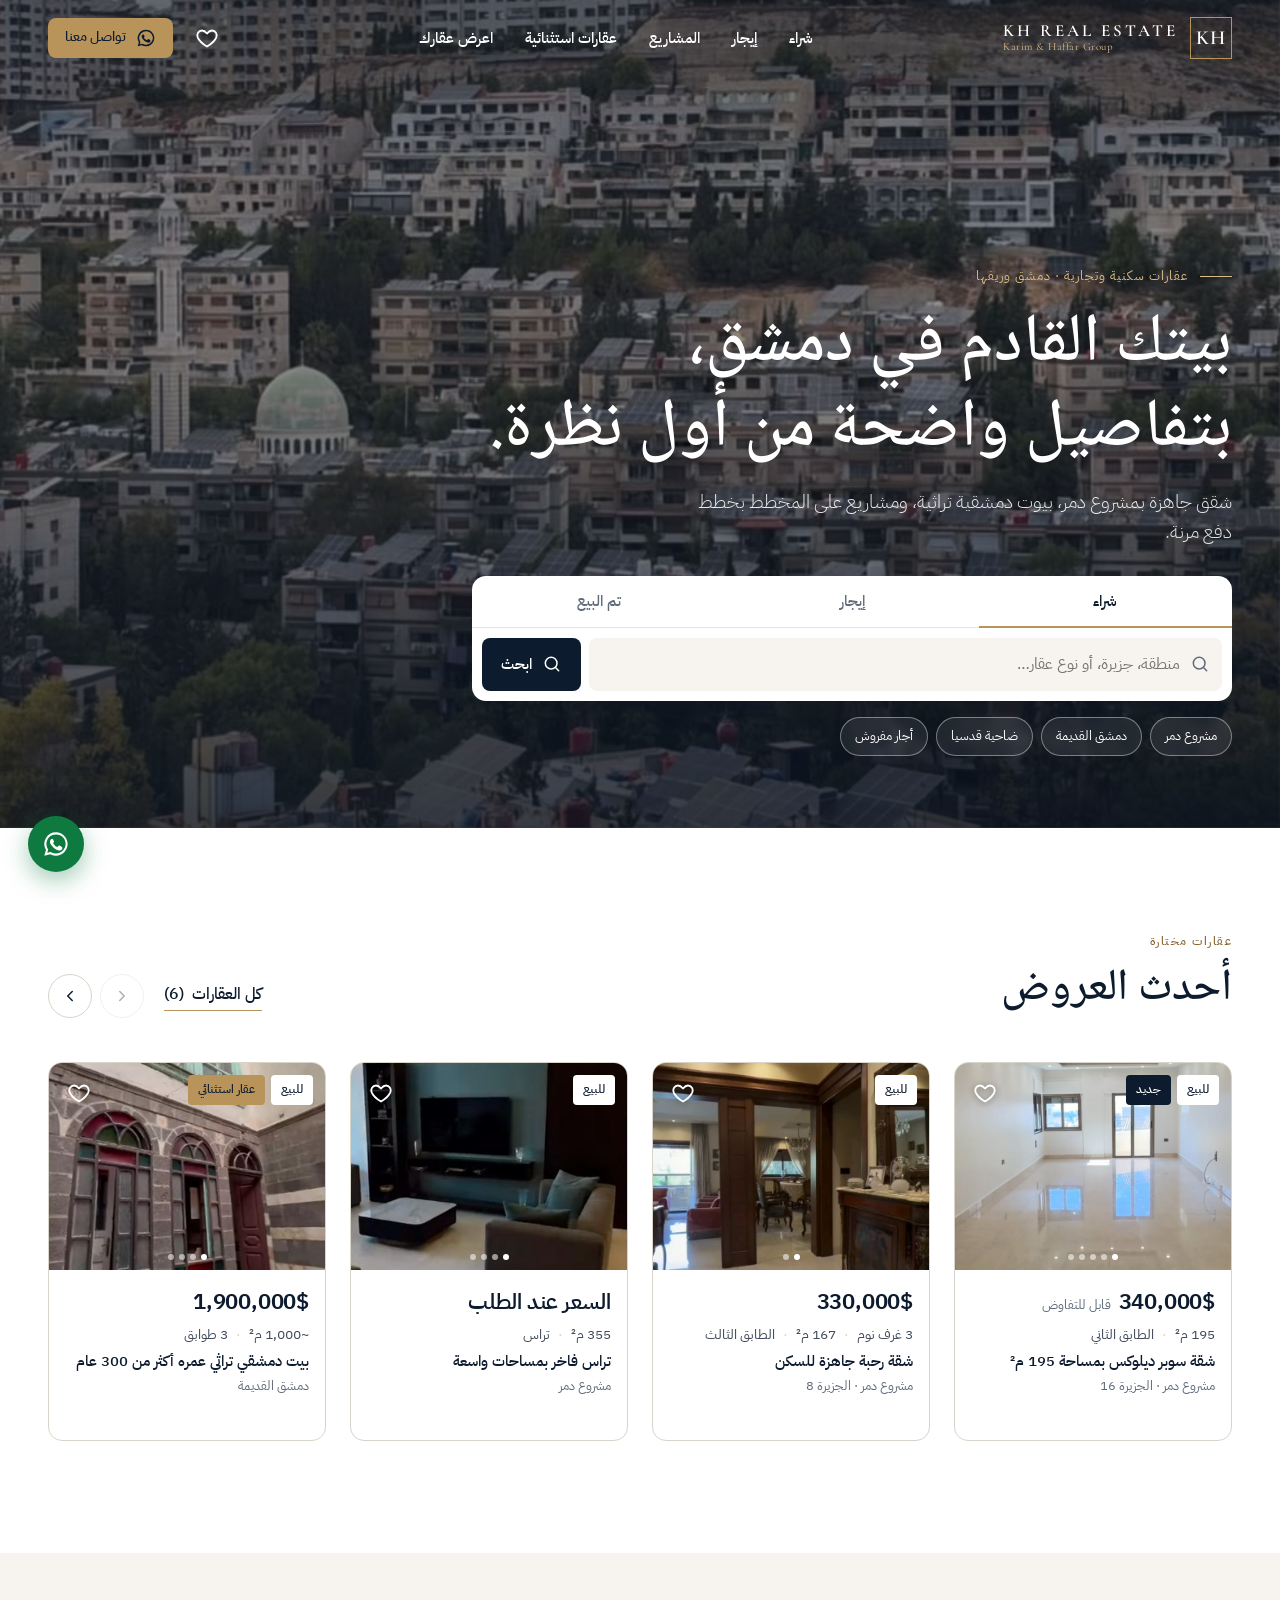
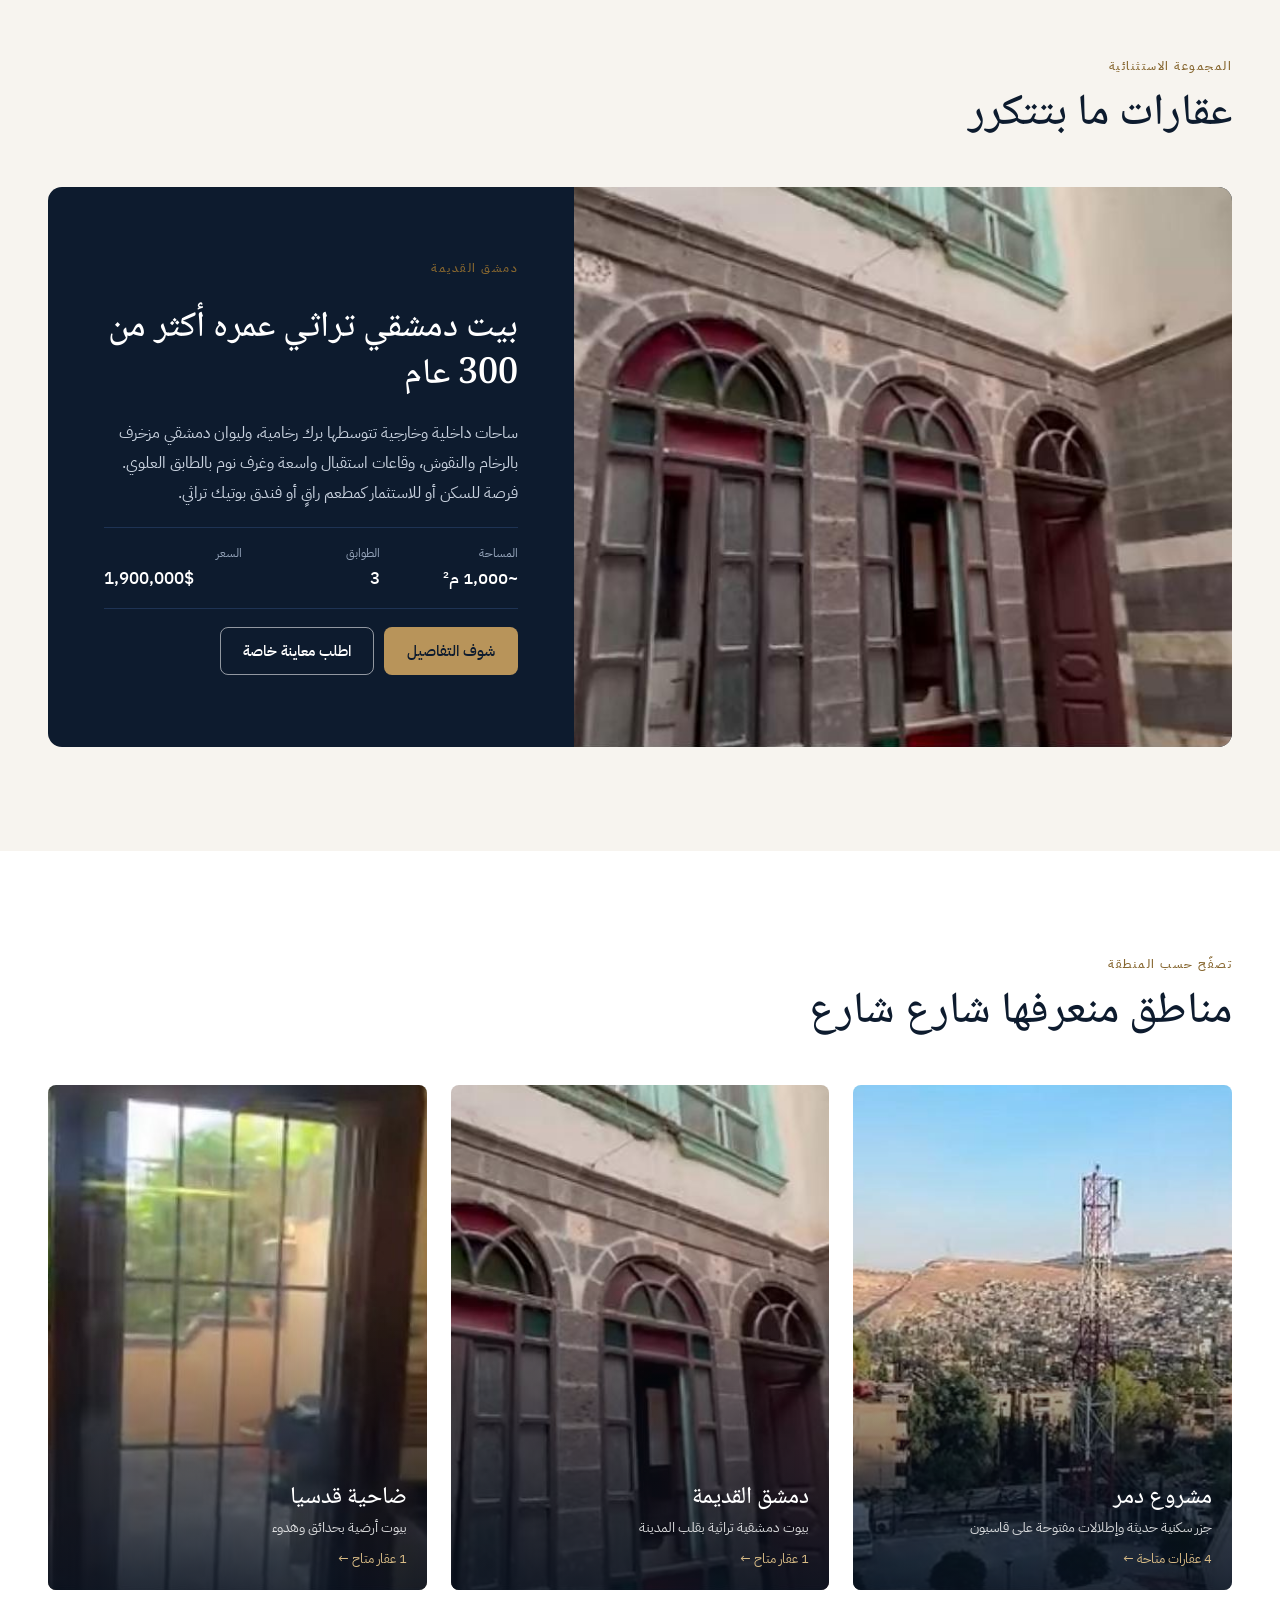
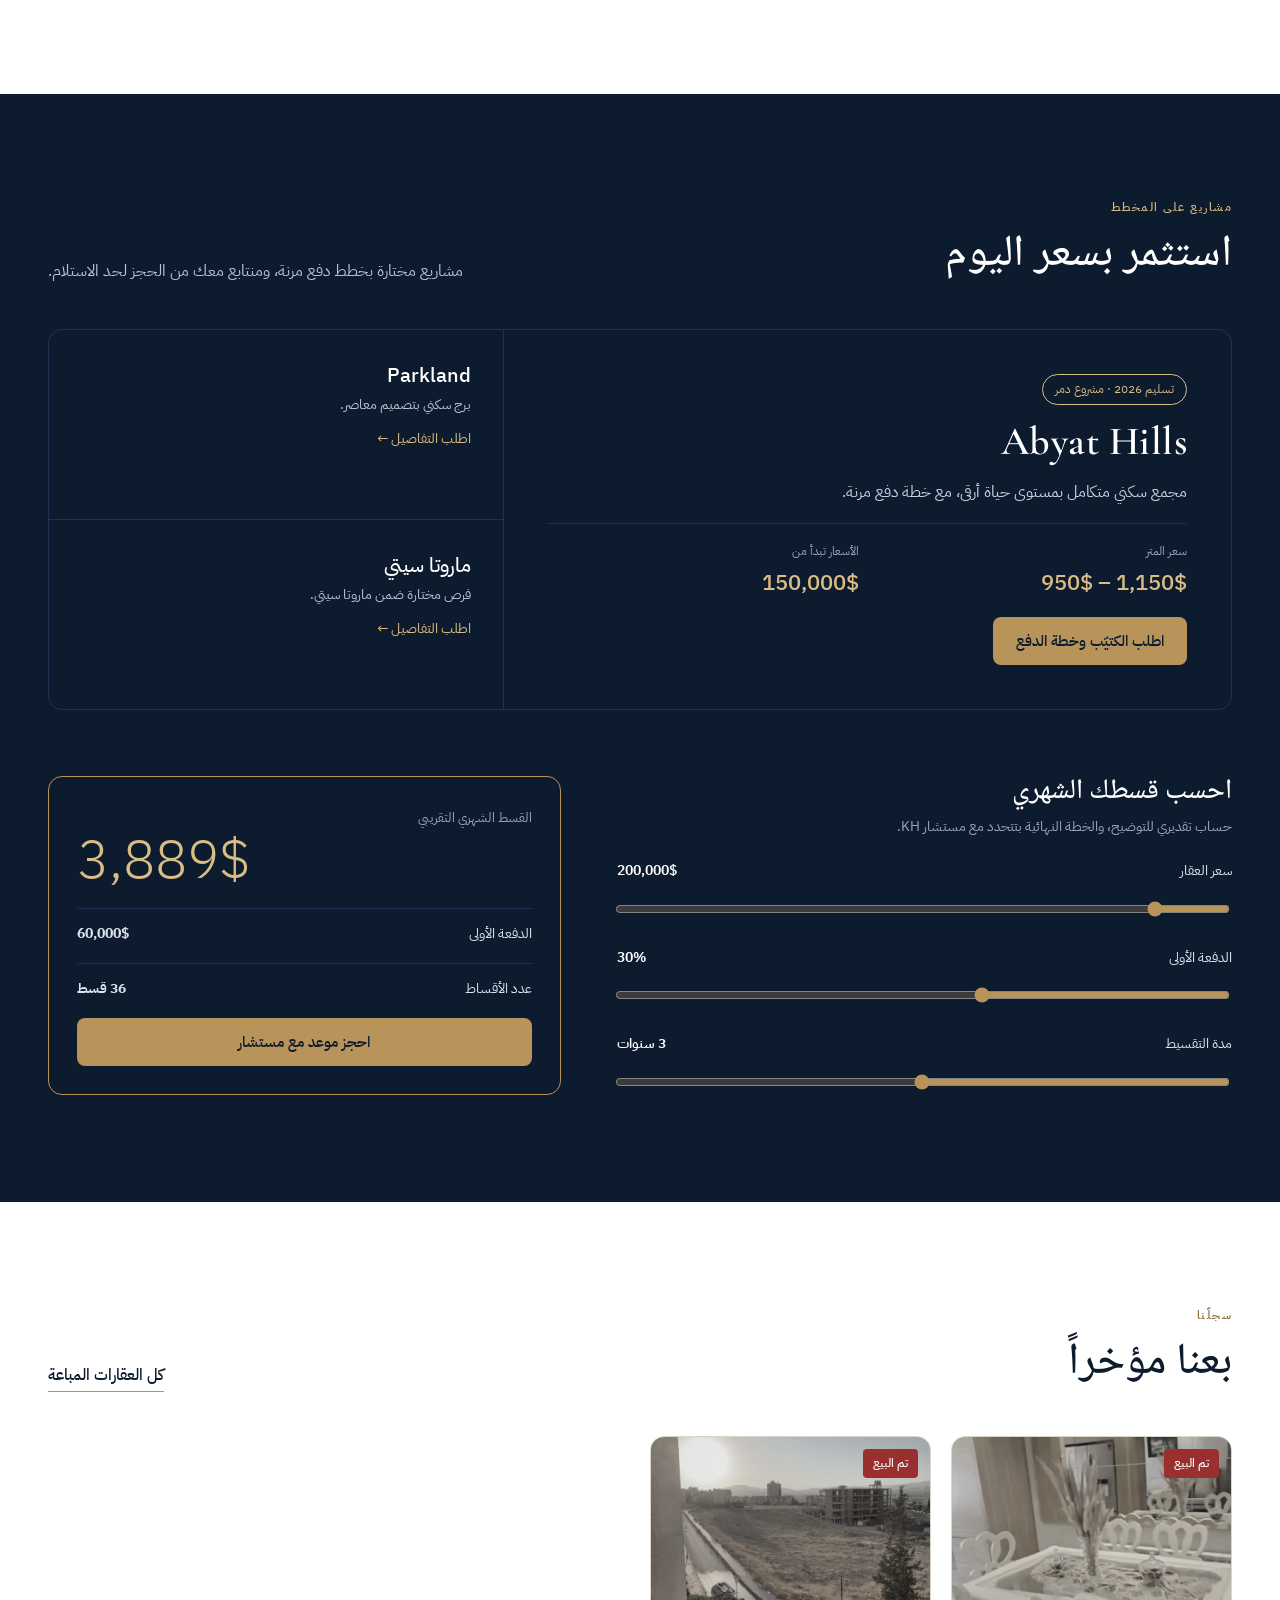
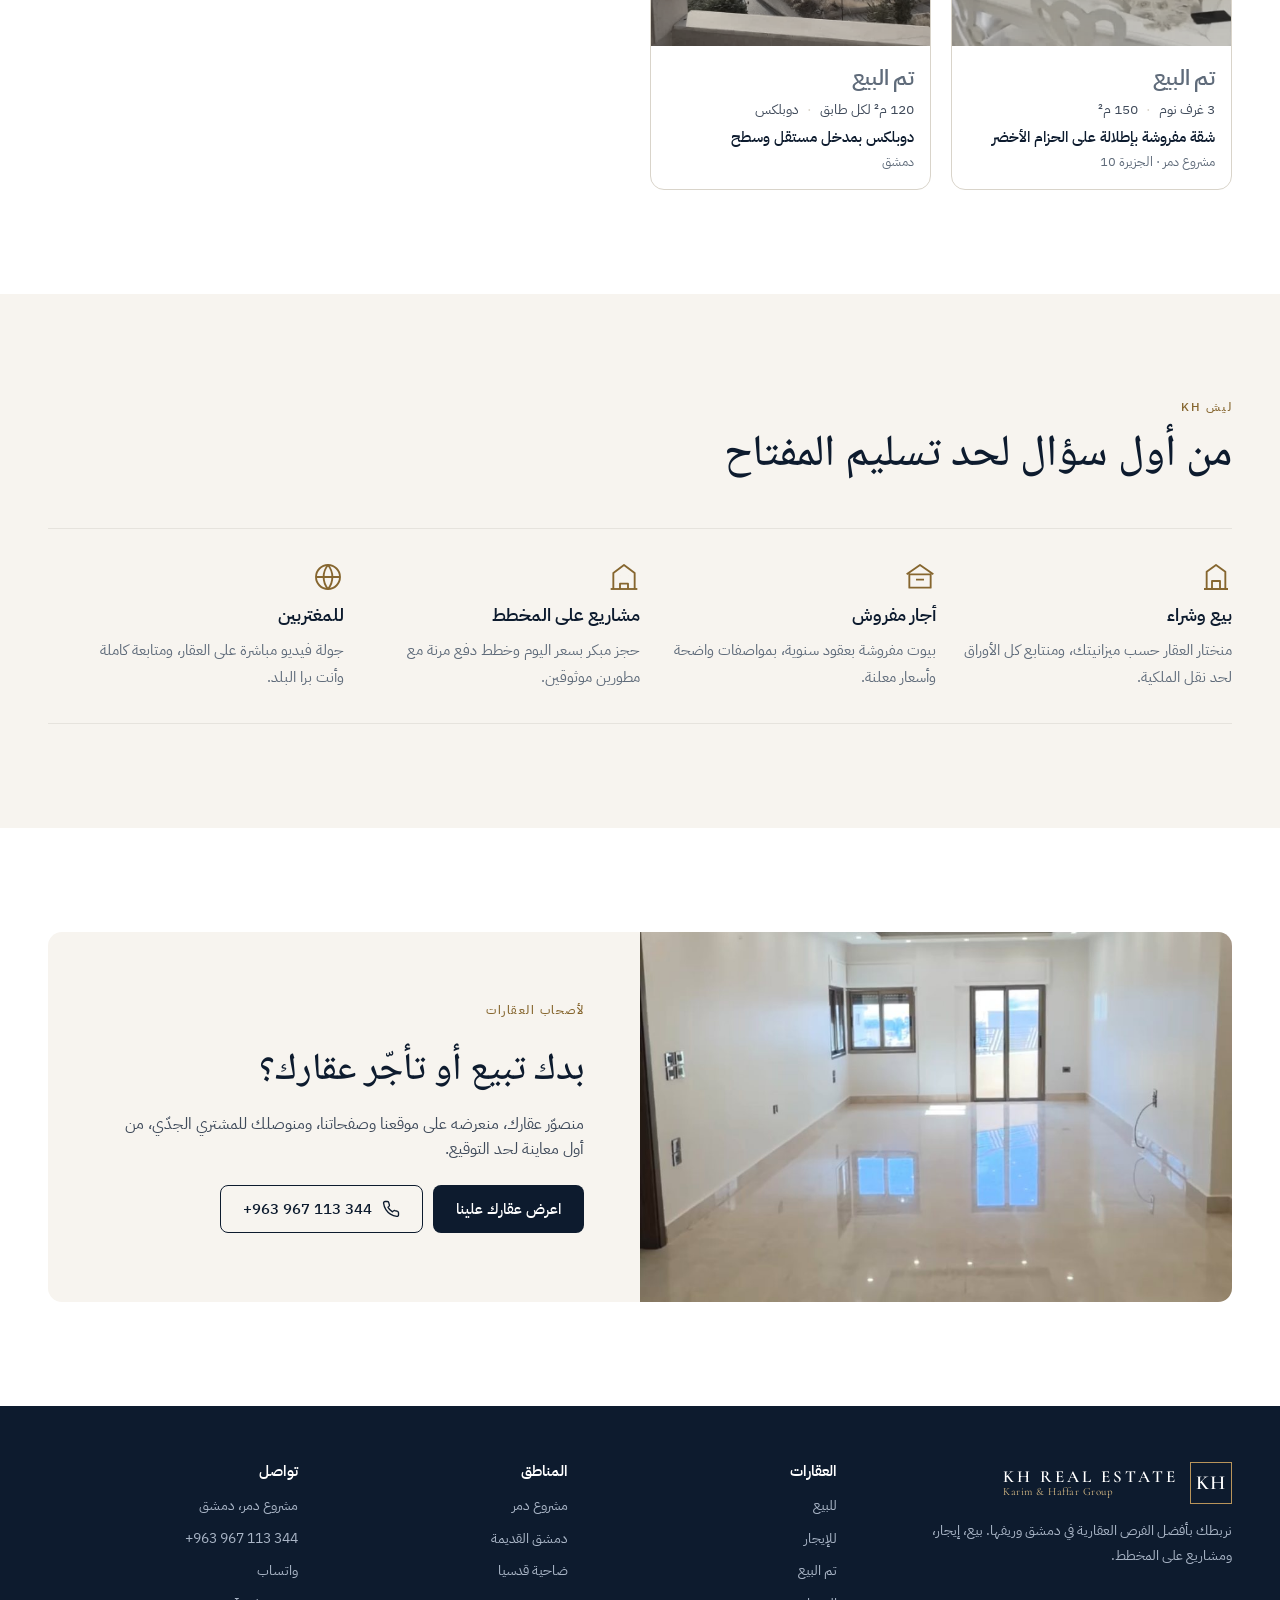
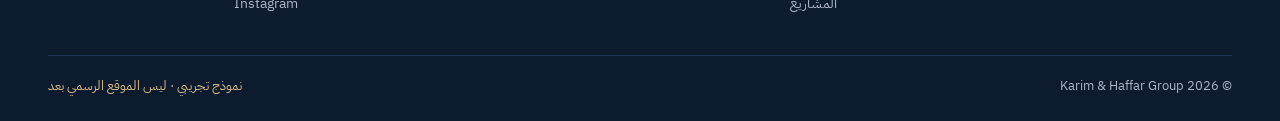
<file: index.html>
<!doctype html>
<html lang="ar" dir="rtl">
<head>
<meta charset="utf-8">
<meta name="viewport" content="width=device-width, initial-scale=1, viewport-fit=cover">
<meta name="robots" content="noindex, nofollow">
<meta name="theme-color" content="#0D1B2E">
<!--OG-->
<meta name="description" content="شقق وبيوت للبيع والإيجار، بيوت دمشقية تراثية، ومشاريع على المخطط في دمشق وريفها. KH Real Estate – Karim &amp; Haffar Group.">
<link rel="canonical" href="https://ayhamtaki4-creator.github.io/kh-demo/">
<meta property="og:type" content="website">
<meta property="og:site_name" content="KH Real Estate">
<meta property="og:locale" content="ar_SY">
<meta property="og:title" content="KH Real Estate | عقارات دمشق وريفها">
<meta property="og:description" content="شقق وبيوت للبيع والإيجار، بيوت دمشقية تراثية، ومشاريع على المخطط في دمشق وريفها. KH Real Estate – Karim &amp; Haffar Group.">
<meta property="og:url" content="https://ayhamtaki4-creator.github.io/kh-demo/">
<meta property="og:image" content="https://ayhamtaki4-creator.github.io/kh-demo/assets/og/home.jpg">
<meta property="og:image:width" content="1200">
<meta property="og:image:height" content="630">
<meta property="og:image:alt" content="KH Real Estate | عقارات دمشق وريفها">
<meta name="twitter:card" content="summary_large_image">
<meta name="twitter:title" content="KH Real Estate | عقارات دمشق وريفها">
<meta name="twitter:description" content="شقق وبيوت للبيع والإيجار، بيوت دمشقية تراثية، ومشاريع على المخطط في دمشق وريفها. KH Real Estate – Karim &amp; Haffar Group.">
<meta name="twitter:image" content="https://ayhamtaki4-creator.github.io/kh-demo/assets/og/home.jpg">
<!--/OG-->
<title>KH Real Estate | عقارات دمشق وريفها</title>
<meta name="description" content="KH Real Estate – Karim & Haffar Group. شقق وبيوت للبيع والإيجار ومشاريع على المخطط في دمشق وريفها.">
<link rel="preconnect" href="https://fonts.googleapis.com">
<link rel="preconnect" href="https://fonts.gstatic.com" crossorigin>
<link href="https://fonts.googleapis.com/css2?family=Cormorant+Garamond:wght@600&family=IBM+Plex+Sans+Arabic:wght@300;400;500;600&family=Noto+Naskh+Arabic:wght@500;600&display=swap" rel="stylesheet">
<link rel="stylesheet" href="assets/style.css">
<link rel="preload" as="image" href="assets/img/hero.jpg">
</head>
<body>

<main id="main">
  <!-- HERO -->
  <section class="hero" aria-label="البحث عن عقار">
    <img class="hero__img" src="assets/img/hero.jpg" alt="" fetchpriority="high">
    <div class="container hero__inner">
      <span class="hero__kicker">عقارات سكنية وتجارية · دمشق وريفها</span>
      <h1>بيتك القادم في دمشق،<br>بتفاصيل واضحة من أول نظرة.</h1>
      <p class="hero__lead">شقق جاهزة بمشروع دمر، بيوت دمشقية تراثية، ومشاريع على المخطط بخطط دفع مرنة.</p>

      <div class="searchbox">
        <div class="seg" role="group" aria-label="نوع البحث">
          <button type="button" aria-pressed="true" data-status="sale">شراء</button>
          <button type="button" aria-pressed="false" data-status="rent">إيجار</button>
          <button type="button" aria-pressed="false" data-status="sold">تم البيع</button>
        </div>
        <form id="hero-search" action="listings.html" role="search">
          <input type="hidden" name="status" value="sale">
          <label class="field">
            <span class="sr-only">ابحث بالمنطقة أو نوع العقار</span>
            <span aria-hidden="true" style="color:var(--muted);display:flex"></span>
            <input type="search" name="q" placeholder="منطقة، جزيرة، أو نوع عقار…" autocomplete="off" enterkeyhint="search">
          </label>
          <button class="btn btn--primary" type="submit" aria-label="ابحث"><span>ابحث</span></button>
        </form>
      </div>
      <div class="quick" aria-label="بحث سريع">
        <a href="listings.html?area=%D9%85%D8%B4%D8%B1%D9%88%D8%B9%20%D8%AF%D9%85%D8%B1">مشروع دمر</a>
        <a href="listings.html?area=%D8%AF%D9%85%D8%B4%D9%82%20%D8%A7%D9%84%D9%82%D8%AF%D9%8A%D9%85%D8%A9">دمشق القديمة</a>
        <a href="listings.html?area=%D8%B6%D8%A7%D8%AD%D9%8A%D8%A9%20%D9%82%D8%AF%D8%B3%D9%8A%D8%A7">ضاحية قدسيا</a>
        <a href="listings.html?status=rent">أجار مفروش</a>
      </div>
    </div>
  </section>

  <!-- FEATURED -->
  <section class="section">
    <div class="container">
      <div class="sec-head">
        <div>
          <span class="eyebrow">عقارات مختارة</span>
          <h2 class="title">أحدث العروض</h2>
        </div>
        <div style="display:flex;align-items:center;gap:20px">
          <a href="listings.html" class="link-arrow">كل العقارات <span id="all-count"></span></a>
          <div class="rail-nav" data-rail="rail-featured">
            <button type="button" data-dir="prev" aria-label="السابق"></button>
            <button type="button" data-dir="next" aria-label="التالي"></button>
          </div>
        </div>
      </div>
      <div class="rail" id="rail-featured"></div>
    </div>
  </section>

  <!-- SIGNATURE -->
  <section class="section section--cream" id="signature">
    <div class="container">
      <div class="sec-head"><div><span class="eyebrow">المجموعة الاستثنائية</span><h2 class="title">عقارات ما بتتكرر</h2></div></div>
      <article class="signature rv" id="sig-card"></article>
    </div>
  </section>

  <!-- AREAS -->
  <section class="section">
    <div class="container">
      <div class="sec-head"><div><span class="eyebrow">تصفّح حسب المنطقة</span><h2 class="title">مناطق منعرفها شارع شارع</h2></div></div>
      <div class="areas" id="areas"></div>
    </div>
  </section>

  <!-- PROJECTS -->
  <section class="section section--navy" id="projects">
    <div class="container">
      <div class="sec-head">
        <div><span class="eyebrow">مشاريع على المخطط</span><h2 class="title">استثمر بسعر اليوم</h2></div>
        <p class="sec-lead">مشاريع مختارة بخطط دفع مرنة، ومنتابع معك من الحجز لحد الاستلام.</p>
      </div>
      <div class="project rv">
        <div class="project__main">
          <span class="pill">تسليم 2026 · مشروع دمر</span>
          <h3 class="project__name" dir="ltr" style="text-align:right">Abyat Hills</h3>
          <p style="color:#C9D2DF;line-height:1.9">مجمع سكني متكامل بمستوى حياة أرقى، مع خطة دفع مرنة.</p>
          <div class="stats">
            <div><span>سعر المتر</span><b class="num">950$ – 1,150$</b></div>
            <div><span>الأسعار تبدأ من</span><b class="num">150,000$</b></div>
          </div>
          <a class="btn btn--gold" style="align-self:flex-start" target="_blank" rel="noopener" id="abyat-cta">اطلب الكتيّب وخطة الدفع</a>
        </div>
        <div class="others">
          <article><h3 dir="ltr" style="text-align:right">Parkland</h3><p>برج سكني بتصميم معاصر.</p><a id="parkland-cta" target="_blank" rel="noopener">اطلب التفاصيل ←</a></article>
          <article><h3>ماروتا سيتي</h3><p>فرص مختارة ضمن ماروتا سيتي.</p><a id="marota-cta" target="_blank" rel="noopener">اطلب التفاصيل ←</a></article>
        </div>
      </div>

      <div class="calc">
        <div>
          <h3>احسب قسطك الشهري</h3>
          <p class="hint">حساب تقديري للتوضيح، والخطة النهائية بتتحدد مع مستشار KH.</p>
          <label class="range"><span class="range__top"><span>سعر العقار</span><output id="o-price" class="num"></output></span><input type="range" id="price" min="150000" max="600000" step="5000" value="200000"></label>
          <label class="range"><span class="range__top"><span>الدفعة الأولى</span><output id="o-down" class="num"></output></span><input type="range" id="down" min="10" max="60" step="5" value="30"></label>
          <label class="range"><span class="range__top"><span>مدة التقسيط</span><output id="o-years"></output></span><input type="range" id="years" min="1" max="5" step="1" value="3"></label>
        </div>
        <div class="calc__out" aria-live="polite">
          <div><span style="font-size:13px;color:#97A6BC">القسط الشهري التقريبي</span><div class="calc__big num" id="o-monthly"></div></div>
          <div class="calc__row"><span>الدفعة الأولى</span><b class="num" id="o-downval"></b></div>
          <div class="calc__row"><span>عدد الأقساط</span><b id="o-n"></b></div>
          <a class="btn btn--gold btn--block" target="_blank" rel="noopener" id="calc-cta">احجز موعد مع مستشار</a>
        </div>
      </div>
    </div>
  </section>

  <!-- SOLD -->
  <section class="section">
    <div class="container">
      <div class="sec-head">
        <div><span class="eyebrow">سجلّنا</span><h2 class="title">بعنا مؤخراً</h2></div>
        <a href="listings.html?status=sold" class="link-arrow">كل العقارات المباعة</a>
      </div>
      <div class="proof" id="sold"></div>
    </div>
  </section>

  <!-- SERVICES -->
  <section class="section section--cream">
    <div class="container">
      <div class="sec-head"><div><span class="eyebrow">ليش KH</span><h2 class="title">من أول سؤال لحد تسليم المفتاح</h2></div></div>
      <div class="services">
        <div class="service rv"><svg width="32" height="32" viewBox="0 0 24 24" fill="none" stroke="currentColor" stroke-width="1.4" stroke-linejoin="round" aria-hidden="true"><path d="M3 21h18M5 21V8l7-5 7 5v13M9 21v-6h6v6"/></svg><h3>بيع وشراء</h3><p>منختار العقار حسب ميزانيتك، ومنتابع كل الأوراق لحد نقل الملكية.</p></div>
        <div class="service rv"><svg width="32" height="32" viewBox="0 0 24 24" fill="none" stroke="currentColor" stroke-width="1.4" stroke-linejoin="round" aria-hidden="true"><path d="M4 10h16v10H4zM2 10l10-7 10 7M9 14h6"/></svg><h3>أجار مفروش</h3><p>بيوت مفروشة بعقود سنوية، بمواصفات واضحة وأسعار معلنة.</p></div>
        <div class="service rv"><svg width="32" height="32" viewBox="0 0 24 24" fill="none" stroke="currentColor" stroke-width="1.4" stroke-linejoin="round" aria-hidden="true"><path d="M4 21V9l8-6 8 6v12M9 21v-4h6v4M9 11h.01M15 11h.01"/><path d="M2 21h20"/></svg><h3>مشاريع على المخطط</h3><p>حجز مبكر بسعر اليوم وخطط دفع مرنة مع مطورين موثوقين.</p></div>
        <div class="service rv"><svg width="32" height="32" viewBox="0 0 24 24" fill="none" stroke="currentColor" stroke-width="1.4" aria-hidden="true"><circle cx="12" cy="12" r="9"/><path d="M3 12h18M12 3a14 14 0 0 1 0 18M12 3a14 14 0 0 0 0 18"/></svg><h3>للمغتربين</h3><p>جولة فيديو مباشرة على العقار، ومتابعة كاملة وأنت برا البلد.</p></div>
      </div>
    </div>
  </section>

  <!-- SELL -->
  <section class="section" id="sell">
    <div class="container">
      <div class="owner rv">
        <img src="assets/img/d_living.jpg" alt="صالون شقة بمشروع دمر" loading="lazy">
        <div class="owner__body">
          <span class="eyebrow">لأصحاب العقارات</span>
          <h2 class="title" style="font-size:clamp(26px,3.4vw,38px)">بدك تبيع أو تأجّر عقارك؟</h2>
          <p>منصوّر عقارك، منعرضه على موقعنا وصفحاتنا، ومنوصلك للمشتري الجدّي، من أول معاينة لحد التوقيع.</p>
          <div class="owner__actions">
            <a class="btn btn--primary" target="_blank" rel="noopener" id="sell-cta">اعرض عقارك علينا</a>
            <a class="btn btn--line" id="call-cta"></a>
          </div>
        </div>
      </div>
    </div>
  </section>
</main>

<a class="fab" target="_blank" rel="noopener" id="fab" aria-label="راسلنا على الواتساب"></a>

<script src="assets/data.js"></script>
<script src="assets/app.js"></script>
<script>
(function () {
  var U = KHUI, K = KH, $ = U.$, $$ = U.$$;
  U.mountChrome('home');

  // hero search
  var form = $('#hero-search');
  $('.field span[aria-hidden]', form).innerHTML = U.I.search;
  $$('.seg button').forEach(function (b) {
    b.addEventListener('click', function () {
      $$('.seg button').forEach(function (x) { x.setAttribute('aria-pressed', x === b ? 'true' : 'false'); });
      form.status.value = b.dataset.status;
    });
  });
  $('button[type=submit]', form).insertAdjacentHTML('afterbegin', U.I.search);

  // featured rail
  var live = K.listings.filter(function (l) { return l.status !== 'sold'; });
  $('#rail-featured').innerHTML = live.map(function (l) { return U.card(l); }).join('');
  $('#all-count').textContent = '(' + live.length + ')';
  var rn = $('[data-rail=rail-featured]');
  $('[data-dir=prev]', rn).innerHTML = U.I.chevR; $('[data-dir=next]', rn).innerHTML = U.I.chevL;

  // signature
  var s = K.listings.filter(function (l) { return l.signature; })[0];
  if (s) {
    $('#sig-card').innerHTML =
      '<a class="signature__img" href="' + U.href(s.id) + '"><img src="' + U.img(s.photos[0]) + '" alt="' + U.esc(s.title) + '" loading="lazy"></a>' +
      '<div class="signature__body">' +
        '<span class="eyebrow">' + U.esc(s.area) + '</span>' +
        '<h3 class="title" style="font-size:clamp(26px,3.2vw,36px)">' + U.esc(s.title) + '</h3>' +
        '<p>' + U.esc(s.desc[1] || s.desc[0]) + '</p>' +
        '<div class="sig-facts"><div><span>المساحة</span><b>' + U.sizeText(s) + '</b></div><div><span>الطوابق</span><b>3</b></div><div><span>السعر</span><b class="num">' + U.priceText(s) + '</b></div></div>' +
        '<div style="display:flex;flex-wrap:wrap;gap:10px"><a class="btn btn--gold" href="' + U.href(s.id) + '">شوف التفاصيل</a><a class="btn btn--light" target="_blank" rel="noopener" href="' + U.wa('مرحبا، بدي معاينة خاصة للبيت الدمشقي ' + s.id) + '">اطلب معاينة خاصة</a></div>' +
      '</div>';
  }

  // areas
  $('#areas').innerHTML = Object.keys(K.areas).map(function (name) {
    var a = K.areas[name];
    var n = live.filter(function (l) { return l.area === name; }).length;
    return '<a class="area rv" href="listings.html?area=' + encodeURIComponent(name) + '"><img src="' + a.img + '" alt="" loading="lazy"><div class="area__body"><h3>' + name + '</h3><p>' + a.blurb + '</p><span class="area__count">' + n + ' ' + (n === 1 ? 'عقار متاح' : 'عقارات متاحة') + ' ←</span></div></a>';
  }).join('');

  // sold
  $('#sold').innerHTML = K.listings.filter(function (l) { return l.status === 'sold'; }).map(function (l) { return U.card(l, { single: true }); }).join('');

  // calculator
  var p = $('#price'), d = $('#down'), y = $('#years');
  var calc = function () {
    var P = +p.value, D = +d.value, Y = +y.value, dv = P * D / 100;
    $('#o-price').textContent = U.fmt(P); $('#o-down').textContent = D + '%';
    $('#o-years').textContent = Y === 1 ? 'سنة' : Y === 2 ? 'سنتين' : Y + ' سنوات';
    $('#o-downval').textContent = U.fmt(dv); $('#o-monthly').textContent = U.fmt((P - dv) / (Y * 12));
    $('#o-n').textContent = (Y * 12) + ' قسط';
  };
  [p, d, y].forEach(function (el) { el.addEventListener('input', calc); }); calc();

  // CTAs
  $('#abyat-cta').href = U.wa('مرحبا، بدي كتيّب وخطة الدفع لمشروع Abyat Hills');
  $('#parkland-cta').href = U.wa('مرحبا، بدي تفاصيل مشروع Parkland');
  $('#marota-cta').href = U.wa('مرحبا، بدي تفاصيل عروض ماروتا سيتي');
  $('#calc-cta').href = U.wa('مرحبا، بدي موعد مع مستشار بخصوص التقسيط');
  $('#sell-cta').href = U.wa('مرحبا، عندي عقار بدي اعرضه عندكم');
  $('#call-cta').href = 'tel:' + K.phone; $('#call-cta').innerHTML = U.I.phone + '<span class="num">' + K.phoneDisplay + '</span>';
  $('#fab').href = U.wa('مرحبا، بدي استشارة عقارية'); $('#fab').innerHTML = U.I.wa.replace('width="20" height="20"', 'width="28" height="28"');

  U.wireCards(document); U.wireRails(); U.wireReveal();
})();
</script>
</body>
</html>
</file>
<file: assets/style.css>
/* =========================================================
   KH Real Estate — design system
   ========================================================= */
:root{
  --navy:#0D1B2E; --navy-2:#14263F; --navy-3:#1E3354;
  --gold:#B8945A; --gold-ink:#86662F; --gold-light:#D9BC86;
  --ink:#0D1B2E; --ink-2:#3F4A5A; --muted:#5F6B7A;
  --line:#E6E3DD; --line-2:#D9D4CA;
  --bg:#FFFFFF; --cream:#F7F4EF; --cream-2:#EFE9DF;
  --wa:#0F7A40; --sold:#9A2F2F;
  --serif:'Noto Naskh Arabic','Times New Roman',serif;
  --sans:'IBM Plex Sans Arabic',system-ui,-apple-system,'Segoe UI',Tahoma,sans-serif;
  --latin:'Cormorant Garamond',Georgia,serif;
  --r:8px; --r-lg:14px;
  --hdr:64px;
  --shadow:0 1px 2px rgba(13,27,46,.06),0 8px 24px rgba(13,27,46,.08);
  --shadow-lg:0 24px 60px rgba(13,27,46,.18);
}
@media (min-width:1024px){:root{--hdr:76px}}

*,*::before,*::after{box-sizing:border-box}
html{-webkit-text-size-adjust:100%;scroll-behavior:smooth;scroll-padding-top:calc(var(--hdr) + 16px)}
body{margin:0;background:var(--bg);color:var(--ink);font-family:var(--sans);font-size:16px;line-height:1.6;-webkit-font-smoothing:antialiased;text-rendering:optimizeLegibility}
body.has-hdr{padding-top:var(--hdr)}
body.lock{overflow:hidden}
img{max-width:100%;display:block}
a{color:inherit;text-decoration:none}
button{font:inherit;color:inherit;cursor:pointer}
h1,h2,h3,h4{margin:0;font-weight:600;line-height:1.3}
p{margin:0}
:focus-visible{outline:2px solid var(--gold);outline-offset:2px}
.sr-only{position:absolute;width:1px;height:1px;overflow:hidden;clip:rect(0 0 0 0);white-space:nowrap}
.container{width:100%;max-width:1320px;margin-inline:auto;padding-inline:20px}
@media (min-width:768px){.container{padding-inline:32px}}
@media (min-width:1280px){.container{padding-inline:48px}}
.latin{font-family:var(--latin)}
.num{font-feature-settings:"tnum" 1;direction:ltr;unicode-bidi:isolate}

/* ---------- buttons ---------- */
.btn{display:inline-flex;align-items:center;justify-content:center;gap:10px;min-height:48px;padding:0 22px;border-radius:var(--r);border:1px solid transparent;font-weight:500;font-size:15px;white-space:nowrap;transition:background .2s,color .2s,border-color .2s,transform .2s}
.btn svg{flex:none}
.btn--primary{background:var(--navy);color:#fff}
.btn--primary:hover{background:var(--navy-3)}
.btn--gold{background:var(--gold);color:var(--navy)}
.btn--gold:hover{background:var(--gold-light)}
.btn--line{border-color:var(--navy);color:var(--navy);background:transparent}
.btn--line:hover{background:var(--navy);color:#fff}
.btn--light{border-color:rgba(255,255,255,.55);color:#fff;background:transparent}
.btn--light:hover{background:#fff;color:var(--navy)}
.btn--wa{background:var(--wa);color:#fff}
.btn--wa:hover{background:#0B6634}
.btn--block{width:100%}
.btn--sm{min-height:40px;padding:0 16px;font-size:14px}
.icon-btn{width:44px;height:44px;display:inline-flex;align-items:center;justify-content:center;border-radius:50%;border:none;background:transparent;position:relative}
.icon-btn:hover{background:rgba(13,27,46,.06)}
.link-arrow{display:inline-flex;align-items:center;gap:8px;font-weight:500;color:var(--navy);border-bottom:1px solid var(--gold);padding-bottom:2px}
.link-arrow:hover{color:var(--gold-ink)}

/* ---------- header ---------- */
.hdr{position:fixed;inset:0 0 auto 0;z-index:50;height:var(--hdr);background:#fff;border-bottom:1px solid var(--line);transition:background .25s,border-color .25s,box-shadow .25s}
.hdr .container{height:100%;display:flex;align-items:center;justify-content:space-between;gap:16px}
.hdr.is-overlay{background:transparent;border-color:transparent;color:#fff}
.hdr.is-overlay .brand__sub{color:var(--gold-light)}
.hdr.is-overlay .icon-btn:hover{background:rgba(255,255,255,.12)}
.hdr.is-scrolled{box-shadow:0 4px 20px rgba(13,27,46,.08)}
.brand{display:flex;align-items:center;gap:12px}
.brand__mark{width:42px;height:42px;border:1px solid var(--gold);display:grid;place-items:center;font-family:var(--latin);font-size:20px;font-weight:600;letter-spacing:1px}
.brand__txt{display:flex;flex-direction:column;line-height:1.15}
.brand__name{font-family:var(--latin);font-weight:600;font-size:17px;letter-spacing:3px}
.brand__sub{font-size:11px;color:var(--gold-ink);letter-spacing:.5px;font-family:var(--latin)}
@media (max-width:380px){.brand__sub{display:none}}
.nav{display:none;gap:32px;font-size:15px;font-weight:500}
.nav a{position:relative;padding:6px 0}
.nav a::after{content:"";position:absolute;inset:auto 0 0 0;height:1px;background:var(--gold);transform:scaleX(0);transition:transform .25s}
.nav a:hover::after,.nav a[aria-current=page]::after{transform:scaleX(1)}
.hdr__actions{display:flex;align-items:center;gap:4px}
.hdr__cta{display:none}
.badge-count{position:absolute;top:6px;left:6px;min-width:18px;height:18px;padding:0 5px;border-radius:9px;background:var(--gold);color:var(--navy);font-size:11px;font-weight:600;display:none;align-items:center;justify-content:center}
.badge-count.on{display:flex}
@media (min-width:1024px){
  .nav{display:flex}
  .hdr__cta{display:inline-flex;margin-inline-start:8px}
  .menu-btn{display:none}
}

/* drawer */
.drawer{position:fixed;inset:0;z-index:80;visibility:hidden}
.drawer__scrim{position:absolute;inset:0;background:rgba(13,27,46,.5);opacity:0;transition:opacity .3s}
.drawer__panel{position:absolute;inset:0 0 0 auto;width:min(88vw,400px);background:#fff;display:flex;flex-direction:column;transform:translateX(100%);transition:transform .35s cubic-bezier(.2,.8,.2,1)}
.drawer.open{visibility:visible}
.drawer.open .drawer__scrim{opacity:1}
.drawer.open .drawer__panel{transform:none}
.drawer__head{height:var(--hdr);display:flex;align-items:center;justify-content:space-between;padding:0 20px;border-bottom:1px solid var(--line)}
.drawer nav{display:flex;flex-direction:column;padding:12px 20px}
.drawer nav a{display:flex;justify-content:space-between;align-items:center;padding:16px 0;border-bottom:1px solid var(--line);font-size:18px;font-family:var(--serif)}
.drawer__foot{margin-top:auto;padding:20px;display:grid;gap:10px;border-top:1px solid var(--line)}

/* ---------- hero ---------- */
.hero{position:relative;min-height:max(620px,92svh);display:flex;align-items:flex-end;color:#fff;isolation:isolate;overflow:hidden}
.hero__img{position:absolute;inset:0;z-index:-2;width:100%;height:100%;object-fit:cover;object-position:center 55%;transform:scale(1.04);animation:heroZoom 14s ease-out forwards}
@keyframes heroZoom{to{transform:scale(1)}}
.hero::before{content:"";position:absolute;inset:0;z-index:-1;background:linear-gradient(180deg,rgba(9,18,32,.55) 0%,rgba(9,18,32,.25) 35%,rgba(9,18,32,.78) 100%)}
.hero__inner{width:100%;padding-top:calc(var(--hdr) + 40px);padding-bottom:40px}
.hero__kicker{display:inline-flex;align-items:center;gap:12px;font-size:13px;letter-spacing:1px;color:var(--gold-light);margin-bottom:16px}
.hero__kicker::before{content:"";width:32px;height:1px;background:var(--gold-light)}
.hero h1{font-family:var(--serif);font-weight:500;font-size:clamp(34px,7.5vw,68px);line-height:1.25;max-width:820px}
.hero__lead{margin-top:14px;font-size:clamp(16px,2.2vw,19px);font-weight:300;color:rgba(255,255,255,.88);max-width:560px}
@media (min-width:1024px){.hero__inner{padding-bottom:72px}}

/* search box */
.searchbox{margin-top:28px;background:#fff;color:var(--ink);border-radius:var(--r-lg);box-shadow:var(--shadow-lg);max-width:760px;overflow:hidden}
.seg{display:flex;border-bottom:1px solid var(--line)}
.seg button{flex:1;min-height:52px;border:none;background:transparent;font-size:15px;font-weight:500;color:var(--muted);border-bottom:2px solid transparent;margin-bottom:-1px}
.seg button[aria-pressed=true]{color:var(--navy);border-bottom-color:var(--gold)}
.searchbox form{display:flex;gap:8px;padding:10px}
.searchbox .field{flex:1;min-width:0;display:flex;align-items:center;gap:10px;padding:0 12px;border-radius:var(--r);background:var(--cream)}
.searchbox input{flex:1;min-width:0;border:none;background:transparent;font:inherit;font-size:16px;padding:14px 0;color:var(--ink);outline:none}
.searchbox .btn{min-width:56px;padding:0 18px}
.searchbox .btn span{display:none}
@media (min-width:640px){.searchbox .btn span{display:inline}}
.quick{display:flex;flex-wrap:wrap;gap:8px;margin-top:16px}
.quick a{font-size:13px;padding:8px 14px;border-radius:999px;border:1px solid rgba(255,255,255,.4);color:#fff;backdrop-filter:blur(4px);background:rgba(255,255,255,.08)}
.quick a:hover{background:#fff;color:var(--navy)}

/* ---------- sections ---------- */
.section{padding:64px 0}
@media (min-width:1024px){.section{padding:104px 0}}
.section--cream{background:var(--cream)}
.section--navy{background:var(--navy);color:#fff}
.sec-head{display:flex;flex-wrap:wrap;align-items:flex-end;justify-content:space-between;gap:16px 24px;margin-bottom:28px}
@media (min-width:1024px){.sec-head{margin-bottom:44px}}
.eyebrow{display:block;font-size:12px;letter-spacing:1.5px;color:var(--gold-ink);margin-bottom:10px;font-weight:500}
.section--navy .eyebrow{color:var(--gold-light)}
.title{font-family:var(--serif);font-weight:500;font-size:clamp(28px,4.2vw,44px);line-height:1.3}
.sec-lead{color:var(--muted);max-width:520px;margin-top:10px}
.section--navy .sec-lead{color:#B7C2D3}

/* rail (horizontal scroller) */
.rail-wrap{position:relative}
.rail{display:grid;grid-auto-flow:column;grid-auto-columns:84%;gap:16px;overflow-x:auto;scroll-snap-type:x mandatory;scroll-padding-inline:20px;padding-bottom:8px;margin-inline:-20px;padding-inline:20px;scrollbar-width:none;overscroll-behavior-x:contain}
.rail::-webkit-scrollbar{display:none}
.rail>*{scroll-snap-align:start}
@media (min-width:640px){.rail{grid-auto-columns:calc((100% - 16px)/2)}}
@media (min-width:768px){.rail{margin-inline:0;padding-inline:0;scroll-padding-inline:0}}
@media (min-width:1024px){.rail{grid-auto-columns:calc((100% - 48px)/3);gap:24px}}
@media (min-width:1280px){.rail{grid-auto-columns:calc((100% - 72px)/4)}}
.rail-nav{display:none;gap:8px}
@media (min-width:1024px){.rail-nav{display:flex}}
.rail-nav button{width:44px;height:44px;border-radius:50%;border:1px solid var(--line-2);background:#fff;display:grid;place-items:center}
.rail-nav button:hover{border-color:var(--navy)}
.rail-nav button:disabled{opacity:.35;cursor:default}

/* ---------- property card ---------- */
.pcard{display:flex;flex-direction:column;gap:0;min-width:0;background:#fff;border:1px solid var(--line-2);border-radius:var(--r-lg);overflow:hidden;transition:box-shadow .3s,border-color .3s}
@media (hover:hover){.pcard:hover{border-color:var(--gold);box-shadow:var(--shadow)}}
.pcard__media{position:relative;overflow:hidden;background:var(--cream-2);aspect-ratio:4/3}
.pcard__slides{display:flex;height:100%;overflow-x:auto;scroll-snap-type:x mandatory;scrollbar-width:none}
.pcard__slides::-webkit-scrollbar{display:none}
.pcard__slides a,.pcard__slides img{flex:0 0 100%;width:100%;height:100%;scroll-snap-align:start}
.pcard__slides img{object-fit:cover;transition:transform .7s ease}
@media (hover:hover){.pcard:hover .pcard__slides img{transform:scale(1.035)}}
.pcard.is-sold .pcard__slides img{filter:grayscale(.75) brightness(.95)}
.pcard__noimg{flex:0 0 100%;display:grid;place-items:center;background:var(--navy);color:var(--gold-light);text-align:center}
.pcard__noimg span{display:block;font-size:13px;color:#B7C2D3;margin-top:6px}
.pcard__tags{position:absolute;top:12px;right:12px;display:flex;gap:6px;pointer-events:none}
.tag{font-size:12px;font-weight:500;padding:5px 10px;border-radius:4px;background:#fff;color:var(--navy)}
.tag--navy{background:var(--navy);color:#fff}
.tag--gold{background:var(--gold);color:var(--navy)}
.tag--sold{background:var(--sold);color:#fff}
.save-btn{position:absolute;top:8px;left:8px;width:44px;height:44px;border:none;border-radius:50%;background:transparent;display:grid;place-items:center;color:#fff;filter:drop-shadow(0 1px 3px rgba(0,0,0,.45))}
.save-btn[aria-pressed=true] svg{fill:#E0454B;stroke:#fff}
.pcard__dots{position:absolute;bottom:10px;inset-inline:0;display:flex;justify-content:center;gap:5px;pointer-events:none}
.pcard__dots i{width:6px;height:6px;border-radius:50%;background:rgba(255,255,255,.55)}
.pcard__dots i.on{background:#fff}
.pcard__arrow{position:absolute;top:50%;transform:translateY(-50%);width:34px;height:34px;border-radius:50%;border:none;background:rgba(255,255,255,.92);display:none;place-items:center;opacity:0;transition:opacity .2s;box-shadow:var(--shadow)}
.pcard__arrow--prev{right:10px}.pcard__arrow--next{left:10px}
@media (hover:hover){.pcard__arrow{display:grid}.pcard:hover .pcard__arrow{opacity:1}}
.pcard__price{display:flex;align-items:baseline;gap:8px;flex-wrap:wrap}
.pcard__price b{font-size:22px;font-weight:600;letter-spacing:-.2px}
.pcard__price small{font-size:13px;color:var(--muted)}
.pcard.is-sold .pcard__price b{color:var(--muted)}
.pcard__meta{display:flex;flex-wrap:wrap;gap:4px 0;font-size:14px;color:var(--ink-2)}
.pcard__meta span:not(:last-child)::after{content:"·";margin:0 8px;color:var(--line-2)}
.pcard__title{font-size:15px;font-weight:500;line-height:1.5}
.pcard__addr{font-size:13px;color:var(--muted)}
.pcard__body{display:flex;flex-direction:column;gap:4px;padding:14px 16px 16px;flex:1}

/* ---------- signature (editorial) ---------- */
.signature{display:grid;grid-template-columns:1fr;background:var(--navy);color:#fff;border-radius:var(--r-lg);overflow:hidden}
.signature__img{position:relative;aspect-ratio:4/3}
.signature__img img{width:100%;height:100%;object-fit:cover}
.signature__body{padding:32px 24px;display:flex;flex-direction:column;gap:18px;justify-content:center}
.signature__body p{color:#C9D2DF;line-height:1.9}
.sig-facts{display:grid;grid-template-columns:repeat(3,1fr);border-top:1px solid var(--navy-3);border-bottom:1px solid var(--navy-3)}
.sig-facts div{padding:16px 0;display:flex;flex-direction:column;gap:2px}
.sig-facts span{font-size:12px;color:#97A6BC}
.sig-facts b{font-weight:500;font-size:17px}
@media (min-width:900px){
  .signature{grid-template-columns:1.25fr 1fr}
  .signature__img{aspect-ratio:auto;min-height:560px}
  .signature__body{padding:56px}
}

/* ---------- areas ---------- */
.areas{display:grid;grid-template-columns:1fr;gap:16px}
@media (min-width:768px){.areas{grid-template-columns:repeat(3,1fr);gap:24px}}
.area{position:relative;border-radius:var(--r);overflow:hidden;aspect-ratio:16/10;color:#fff;display:flex;align-items:flex-end;isolation:isolate}
@media (min-width:768px){.area{aspect-ratio:3/4}}
.area img{position:absolute;inset:0;width:100%;height:100%;object-fit:cover;z-index:-2;transition:transform .8s ease}
.area::before{content:"";position:absolute;inset:0;z-index:-1;background:linear-gradient(180deg,transparent 35%,rgba(9,18,32,.85))}
.area:hover img{transform:scale(1.05)}
.area__body{padding:20px;display:flex;flex-direction:column;gap:4px}
.area__body h3{font-family:var(--serif);font-weight:500;font-size:24px}
.area__body p{font-size:14px;color:rgba(255,255,255,.82)}
.area__count{font-size:13px;color:var(--gold-light);margin-top:6px}

/* ---------- projects & calculator ---------- */
.project{display:grid;grid-template-columns:1fr;border:1px solid var(--navy-3);border-radius:var(--r-lg);overflow:hidden}
.project__main{padding:28px 24px;display:flex;flex-direction:column;gap:16px}
.project__name{font-family:var(--latin);font-size:40px;font-weight:600;letter-spacing:.5px;line-height:1}
.pill{display:inline-flex;align-self:flex-start;font-size:12px;padding:5px 12px;border-radius:999px;border:1px solid var(--gold-light);color:var(--gold-light)}
.stats{display:grid;grid-template-columns:repeat(2,1fr);gap:16px;padding-top:18px;border-top:1px solid var(--navy-3)}
.stats span{display:block;font-size:12px;color:#97A6BC;margin-bottom:4px}
.stats b{font-size:clamp(17px,4.6vw,22px);white-space:nowrap;font-weight:500;color:var(--gold-light)}
.others{display:grid;grid-template-columns:1fr;border-top:1px solid var(--navy-3)}
.others article{padding:24px;display:flex;flex-direction:column;gap:6px}
.others article+article{border-top:1px solid var(--navy-3)}
.others h3{font-size:20px;font-weight:500}
.others p{color:#B7C2D3;font-size:14px}
.others a{color:var(--gold-light);font-size:14px;margin-top:6px}
@media (min-width:900px){
  .project{grid-template-columns:1.6fr 1fr}
  .project__main{padding:44px}
  .others{border-top:none;border-inline-start:1px solid var(--navy-3)}
  .others article{padding:32px}
}
.calc{margin-top:40px;display:grid;grid-template-columns:1fr;gap:28px;align-items:center}
@media (min-width:900px){.calc{grid-template-columns:1.2fr 1fr;gap:56px;margin-top:64px}}
.calc h3{font-family:var(--serif);font-weight:500;font-size:28px}
.calc .hint{color:#97A6BC;font-size:14px;margin-top:6px}
.range{display:flex;flex-direction:column;gap:10px;margin-top:22px}
.range__top{display:flex;justify-content:space-between;font-size:14px;color:#DCE3EC}
.range__top output{font-weight:600;color:#fff}
input[type=range]{width:100%;accent-color:var(--gold);height:28px}
.calc__out{border:1px solid var(--gold);border-radius:var(--r-lg);padding:28px;display:flex;flex-direction:column;gap:18px}
.calc__big{font-size:clamp(40px,6vw,54px);font-weight:300;color:var(--gold-light);line-height:1.1}
.calc__row{display:flex;justify-content:space-between;padding-top:14px;border-top:1px solid var(--navy-3);font-size:14px;color:#DCE3EC}

/* ---------- sold / proof ---------- */
.proof{display:grid;grid-template-columns:repeat(auto-fill,minmax(260px,1fr));gap:20px}

/* ---------- services ---------- */
.services{display:grid;grid-template-columns:1fr;gap:0;border-top:1px solid var(--line)}
@media (min-width:640px){.services{grid-template-columns:repeat(2,1fr)}}
@media (min-width:1024px){.services{grid-template-columns:repeat(4,1fr)}}
.service{padding:28px 0;border-bottom:1px solid var(--line);display:flex;flex-direction:column;gap:10px}
@media (min-width:640px){.service{padding:32px 0 32px 24px}}
.service svg{color:var(--gold-ink)}
.service h3{font-size:18px;font-weight:600}
.service p{color:var(--muted);font-size:15px;line-height:1.8}

/* ---------- owner CTA ---------- */
.owner{display:grid;grid-template-columns:1fr;border-radius:var(--r-lg);overflow:hidden;background:var(--cream)}
.owner img{width:100%;aspect-ratio:16/10;object-fit:cover}
.owner__body{padding:32px 24px;display:flex;flex-direction:column;gap:16px;justify-content:center}
.owner__body p{color:var(--ink-2)}
.owner__actions{display:flex;flex-wrap:wrap;gap:10px;margin-top:6px}
@media (min-width:900px){.owner{grid-template-columns:1fr 1fr}.owner img{aspect-ratio:auto;height:100%}.owner__body{padding:56px}}

/* ---------- footer ---------- */
.ftr{background:var(--navy);color:#AAB6C7;font-size:14px;padding:56px 0 24px}
.ftr__grid{display:grid;grid-template-columns:1fr 1fr;gap:32px 20px}.ftr__grid>div:first-child{grid-column:1/-1}
@media (min-width:768px){.ftr__grid{grid-template-columns:1.5fr 1fr 1fr 1fr}.ftr__grid>div:first-child{grid-column:auto}}
.ftr h4{color:#fff;font-size:15px;font-weight:600;margin-bottom:14px}
.ftr ul{list-style:none;margin:0;padding:0;display:grid;gap:10px}
.ftr a:hover{color:#fff}
.ftr .brand{color:#fff;margin-bottom:14px}
.ftr .brand__sub{color:var(--gold-light)}
.ftr__bottom{margin-top:40px;padding-top:20px;border-top:1px solid var(--navy-3);display:flex;flex-wrap:wrap;justify-content:space-between;gap:8px;font-size:13px}
.ftr__demo{color:var(--gold-light)}

/* floating whatsapp */
.fab{position:fixed;left:16px;bottom:16px;z-index:40;width:56px;height:56px;border-radius:50%;background:var(--wa);color:#fff;display:grid;place-items:center;box-shadow:0 8px 24px rgba(15,122,64,.4)}
@media (min-width:1024px){.fab{left:28px;bottom:28px}}

/* =========================================================
   Listings page
   ========================================================= */
.lbar{position:sticky;top:var(--hdr);z-index:30;background:#fff;border-bottom:1px solid var(--line)}
.lbar .container{display:flex;align-items:center;gap:8px;padding-top:10px;padding-bottom:10px}
.lbar .field{flex:1;display:flex;align-items:center;gap:8px;min-height:44px;padding:0 12px;border:1px solid var(--line-2);border-radius:var(--r);min-width:0}
.lbar input{flex:1;min-width:0;border:none;outline:none;font:inherit;font-size:16px;background:transparent}
.lbar select{font:inherit;font-size:14px;min-height:44px;border:1px solid var(--line-2);border-radius:var(--r);padding:0 12px;background:#fff;color:var(--ink)}
.lbar .desk{display:none}
.chip-btn{display:inline-flex;align-items:center;gap:8px;min-height:44px;padding:0 14px;border:1px solid var(--line-2);border-radius:var(--r);background:#fff;font-size:14px;font-weight:500;white-space:nowrap}
.chip-btn .dot{width:8px;height:8px;border-radius:50%;background:var(--gold);display:none}
.chip-btn.active .dot{display:inline-block}
@media (min-width:1024px){.lbar .desk{display:block}.lbar .mob{display:none}}
.status-tabs{display:flex;gap:6px;overflow-x:auto;scrollbar-width:none;padding:12px 0 0}
.status-tabs::-webkit-scrollbar{display:none}
.status-tabs button{flex:none;min-height:38px;padding:0 16px;border-radius:999px;border:1px solid var(--line-2);background:#fff;font-size:14px}
.status-tabs button[aria-pressed=true]{background:var(--navy);border-color:var(--navy);color:#fff}

.results{display:grid;grid-template-columns:1fr}
.results__list{padding:8px 20px 96px;min-width:0}
.results__head{display:flex;justify-content:space-between;align-items:center;gap:12px;margin:8px 0 18px}
.results__head h1{font-family:var(--serif);font-weight:500;font-size:22px}
.results__head p{font-size:14px;color:var(--muted)}
.grid{display:grid;grid-template-columns:1fr;gap:28px 20px}
@media (min-width:640px){.grid{grid-template-columns:repeat(2,1fr)}}
.empty{padding:48px 20px;text-align:center;color:var(--muted);border:1px dashed var(--line-2);border-radius:var(--r);grid-column:1/-1}
.results__map{display:none}
.map{width:100%;height:100%;background:var(--cream-2)}
@media (min-width:1024px){
  .results{grid-template-columns:minmax(0,1fr) minmax(0,.85fr)}
  .results__list{padding:20px 32px 64px 24px}
  .results__map{display:block;position:sticky;top:calc(var(--hdr) + 65px);height:calc(100vh - var(--hdr) - 65px)}
}
@media (max-width:1023px){
  body.show-map .results__list{display:none}
  body.show-map .results__map{display:block;height:calc(100svh - var(--hdr) - 120px)}
}
.map-toggle{position:fixed;bottom:20px;left:50%;transform:translateX(-50%);z-index:40;display:inline-flex;align-items:center;gap:8px;min-height:48px;padding:0 22px;border-radius:999px;border:none;background:var(--navy);color:#fff;font-weight:500;box-shadow:var(--shadow-lg)}
@media (min-width:1024px){.map-toggle{display:none}}
.map-note{font-size:12px;color:var(--muted);padding:8px 0}

/* map labels (leaflet) */
.kh-pin{background:var(--navy);color:#fff;font:600 13px/1 var(--sans);padding:7px 10px;border-radius:999px;white-space:nowrap;box-shadow:0 2px 8px rgba(0,0,0,.25);border:2px solid #fff;transform:translate(-50%,-50%);display:inline-block}
.leaflet-container{font-family:var(--sans)}
.leaflet-popup-content{margin:12px;font-size:14px;direction:rtl;text-align:right}

/* bottom sheet (filters) */
.sheet{position:fixed;inset:0;z-index:90;visibility:hidden}
.sheet__scrim{position:absolute;inset:0;background:rgba(13,27,46,.5);opacity:0;transition:opacity .3s}
.sheet__panel{position:absolute;inset:auto 0 0 0;max-height:88svh;background:#fff;border-radius:18px 18px 0 0;display:flex;flex-direction:column;transform:translateY(100%);transition:transform .35s cubic-bezier(.2,.8,.2,1)}
.sheet.open{visibility:visible}
.sheet.open .sheet__scrim{opacity:1}
.sheet.open .sheet__panel{transform:none}
@media (min-width:1024px){.sheet__panel{inset:50% auto auto 50%;transform:translate(-50%,-40%);opacity:0;width:520px;border-radius:var(--r-lg);transition:transform .3s,opacity .3s}.sheet.open .sheet__panel{transform:translate(-50%,-50%);opacity:1}}
.sheet__head{display:flex;justify-content:space-between;align-items:center;padding:12px 20px;border-bottom:1px solid var(--line)}
.sheet__head h2{font-size:18px}
.sheet__body{overflow:auto;padding:8px 20px 20px}
.sheet__foot{display:flex;gap:10px;padding:14px 20px calc(14px + env(safe-area-inset-bottom));border-top:1px solid var(--line)}
.fgroup{padding:18px 0;border-bottom:1px solid var(--line)}
.fgroup h3{font-size:15px;margin-bottom:12px}
.opts{display:flex;flex-wrap:wrap;gap:8px}
.opts button{min-height:40px;padding:0 16px;border-radius:999px;border:1px solid var(--line-2);background:#fff;font-size:14px}
.opts button[aria-pressed=true]{background:var(--navy);border-color:var(--navy);color:#fff}
.two{display:grid;grid-template-columns:1fr 1fr;gap:10px}
.two label{display:flex;flex-direction:column;gap:6px;font-size:13px;color:var(--muted)}
.two select{font:inherit;font-size:15px;min-height:46px;border:1px solid var(--line-2);border-radius:var(--r);padding:0 10px;background:#fff;color:var(--ink)}

/* =========================================================
   Property page
   ========================================================= */
.pd-gallery{position:relative}
.pd-rail{display:flex;overflow-x:auto;scroll-snap-type:x mandatory;scrollbar-width:none;aspect-ratio:4/3;background:var(--cream-2)}
.pd-rail::-webkit-scrollbar{display:none}
.pd-rail button{flex:0 0 100%;scroll-snap-align:start;border:none;padding:0;background:none}
.pd-rail img{width:100%;height:100%;object-fit:cover}
.pd-count{position:absolute;bottom:12px;left:12px;background:rgba(13,27,46,.75);color:#fff;font-size:13px;padding:5px 10px;border-radius:4px}
.pd-top{position:absolute;top:12px;inset-inline:12px;display:flex;justify-content:space-between}
.pd-top .icon-btn{background:#fff;box-shadow:var(--shadow)}
.pd-top div{display:flex;gap:8px}
.mosaic{display:none}
@media (min-width:900px){
  .pd-rail,.pd-count,.pd-top{display:none}
  .mosaic{display:grid;grid-template-columns:2fr 1fr 1fr;grid-template-rows:1fr 1fr;gap:8px;height:min(560px,62vh);border-radius:var(--r-lg);overflow:hidden;margin-top:24px;position:relative}
  .mosaic button{border:none;padding:0;background:var(--cream-2);overflow:hidden}
  .mosaic button:first-child{grid-row:1/3}
  .mosaic img{width:100%;height:100%;object-fit:cover;transition:transform .6s}
  .mosaic button:hover img{transform:scale(1.03)}
  .mosaic.one{grid-template-columns:1fr}
  .mosaic.two{grid-template-columns:2fr 1fr}
  .mosaic.two button:nth-child(2){grid-row:1/3}
  .mosaic.three{grid-template-columns:2fr 1fr}
  .mosaic.four button:nth-child(2){grid-column:span 2}
  .mosaic__all{position:absolute;bottom:16px;left:16px;background:#fff;border:1px solid var(--navy)!important;border-radius:var(--r);min-height:42px;padding:0 16px!important;display:inline-flex;align-items:center;gap:8px;font-size:14px;font-weight:500}
}
.pd-noimg{aspect-ratio:16/7;min-height:200px;padding:20px;display:grid;place-items:center;background:var(--navy);color:var(--gold-light);border-radius:var(--r-lg);margin-top:24px;text-align:center}

.crumbs{display:none;font-size:13px;color:var(--muted);gap:8px;padding-top:20px}
.crumbs a:hover{color:var(--navy)}
@media (min-width:900px){.crumbs{display:flex;flex-wrap:wrap}}

.pd{display:grid;grid-template-columns:1fr;gap:40px;padding:24px 0 120px}
@media (min-width:1024px){.pd{grid-template-columns:minmax(0,1fr) 380px;gap:64px;padding:40px 0 96px}}
.pd-head{display:flex;flex-direction:column;gap:12px}
.pd-tags{display:flex;gap:8px;flex-wrap:wrap}
.pd-tags .tag{border:1px solid var(--line-2)}
.pd-price{display:flex;align-items:baseline;gap:10px;flex-wrap:wrap}
.pd-price b{font-size:clamp(30px,4vw,40px);font-weight:600;letter-spacing:-.3px}
.pd-price small{color:var(--muted);font-size:15px}
.pd-title{font-family:var(--serif);font-weight:500;font-size:clamp(22px,3vw,30px);line-height:1.45}
.pd-addr{display:flex;align-items:center;gap:6px;color:var(--ink-2);font-size:15px}
.pd-stats{display:flex;flex-wrap:wrap;gap:0;margin-top:8px;border-top:1px solid var(--line);border-bottom:1px solid var(--line)}
.pd-stats div{flex:1 1 120px;padding:16px 0;display:flex;flex-direction:column;gap:2px}
.pd-stats div+div{border-inline-start:1px solid var(--line);padding-inline-start:16px}
.pd-stats b{font-size:18px;font-weight:600}
.pd-stats span{font-size:13px;color:var(--muted)}
@media (max-width:520px){.pd-stats div{flex:1 1 45%}.pd-stats div:nth-child(3){border-inline-start:none;padding-inline-start:0}.pd-stats div:nth-child(n+3){border-top:1px solid var(--line)}}
.pd-tabs{position:sticky;top:var(--hdr);z-index:20;background:#fff;border-bottom:1px solid var(--line);display:flex;gap:24px;overflow-x:auto;scrollbar-width:none;margin-top:28px}
.pd-tabs::-webkit-scrollbar{display:none}
.pd-tabs a{flex:none;padding:14px 0;font-size:15px;font-weight:500;color:var(--muted);border-bottom:2px solid transparent}
.pd-tabs a.on{color:var(--navy);border-bottom-color:var(--gold)}
.pd-sec{padding:36px 0;border-bottom:1px solid var(--line)}
.pd-sec h2{font-family:var(--serif);font-weight:500;font-size:24px;margin-bottom:16px}
.pd-sec p{color:var(--ink-2);font-size:16px;line-height:2;margin-bottom:12px}
.facts{display:grid;grid-template-columns:1fr;margin:0}
@media (min-width:640px){.facts{grid-template-columns:1fr 1fr;column-gap:40px}}
.facts div{display:flex;justify-content:space-between;gap:16px;padding:14px 0;border-bottom:1px solid var(--line)}
.facts dt{color:var(--muted)}
.facts dd{margin:0;font-weight:500;text-align:left}
.features{display:grid;grid-template-columns:1fr;gap:12px;margin-top:20px;padding:0;list-style:none}
@media (min-width:640px){.features{grid-template-columns:1fr 1fr}}
.features li{display:flex;align-items:center;gap:10px}
.features svg{color:var(--gold-ink);flex:none}
.tour{position:relative;display:flex;align-items:center;justify-content:center;aspect-ratio:16/9;border-radius:var(--r-lg);overflow:hidden;color:#fff;isolation:isolate}
.tour img{position:absolute;inset:0;width:100%;height:100%;object-fit:cover;z-index:-2}
.tour::before{content:"";position:absolute;inset:0;background:rgba(9,18,32,.45);z-index:-1}
.tour__play{width:76px;height:76px;border-radius:50%;background:rgba(255,255,255,.95);color:var(--navy);display:grid;place-items:center;transition:transform .3s}
.tour:hover .tour__play{transform:scale(1.08)}
.tour__cap{position:absolute;bottom:16px;right:20px;font-size:15px}
.pd-map{height:320px;border-radius:var(--r-lg);overflow:hidden}
.ppm{display:grid;grid-template-columns:repeat(auto-fit,minmax(140px,1fr));gap:12px}
.ppm div{background:var(--cream);border-radius:var(--r);padding:16px}
.ppm span{display:block;font-size:13px;color:var(--muted)}
.ppm b{font-size:20px;font-weight:600}

.agent{position:sticky;top:calc(var(--hdr) + 24px);border:1px solid var(--line);border-radius:var(--r-lg);box-shadow:var(--shadow);overflow:hidden;align-self:start}
.agent__top{padding:24px;display:flex;align-items:center;gap:14px;border-bottom:1px solid var(--line)}
.agent__top .brand__mark{width:52px;height:52px;flex:none}
.agent__top b{display:block;font-size:16px}
.agent__top span{font-size:13px;color:var(--muted)}
.agent__body{padding:24px;display:grid;gap:10px}
.agent form{display:grid;gap:12px;padding:0 24px 24px}
.agent form h3{font-size:16px;padding-top:20px;border-top:1px solid var(--line)}
.agent label{display:flex;flex-direction:column;gap:6px;font-size:13px;color:var(--muted)}
.agent input,.agent select{font:inherit;font-size:16px;min-height:46px;padding:0 12px;border:1px solid var(--line-2);border-radius:var(--r);background:#fff;color:var(--ink)}
@media (max-width:1023px){.agent{position:static;box-shadow:none}}

.pd-bar{position:fixed;inset:auto 0 0 0;z-index:45;background:#fff;border-top:1px solid var(--line);box-shadow:0 -6px 20px rgba(13,27,46,.08);padding:10px 16px calc(10px + env(safe-area-inset-bottom));display:flex;align-items:center;gap:10px}
.pd-bar__price{flex:1;min-width:0;display:flex;flex-direction:column;line-height:1.2}
.pd-bar__price b{font-size:18px}
.pd-bar__price span{font-size:12px;color:var(--muted);white-space:nowrap;overflow:hidden;text-overflow:ellipsis}
.pd-bar .btn{min-height:46px;padding:0 16px}
@media (min-width:1024px){.pd-bar{display:none}}

/* lightbox */
.lb{position:fixed;inset:0;z-index:100;background:#0A0F18;display:none;flex-direction:column;color:#fff}
.lb.open{display:flex}
.lb__head{display:flex;justify-content:space-between;align-items:center;padding:12px 16px}
.lb__head .icon-btn{color:#fff}
.lb__head .icon-btn:hover{background:rgba(255,255,255,.1)}
.lb__stage{flex:1;display:flex;overflow-x:auto;scroll-snap-type:x mandatory;scrollbar-width:none}
.lb__stage::-webkit-scrollbar{display:none}
.lb__stage figure{flex:0 0 100%;margin:0;display:grid;place-items:center;scroll-snap-align:center;padding:0 0 24px}
.lb__stage img{max-width:min(100%,1200px);max-height:calc(100svh - 120px);object-fit:contain}
.lb__nav{position:absolute;top:50%;transform:translateY(-50%);width:52px;height:52px;border-radius:50%;border:none;background:rgba(255,255,255,.12);color:#fff;display:none;place-items:center}
.lb__nav:hover{background:rgba(255,255,255,.22)}
.lb__prev{right:24px}.lb__next{left:24px}
@media (min-width:900px){.lb__nav{display:grid}}

/* similar */
.similar{padding:56px 0;background:var(--cream)}

/* toast */
.toast{position:fixed;bottom:90px;left:50%;transform:translateX(-50%) translateY(20px);background:var(--navy);color:#fff;padding:12px 18px;border-radius:var(--r);font-size:14px;opacity:0;pointer-events:none;transition:all .3s;z-index:120}
.toast.on{opacity:1;transform:translateX(-50%)}

/* reveal on scroll */
.rv{opacity:0;transform:translateY(18px);transition:opacity .8s ease,transform .8s ease}
.rv.in{opacity:1;transform:none}
@media (prefers-reduced-motion:reduce){*{animation:none!important;transition:none!important;scroll-behavior:auto!important}.rv{opacity:1;transform:none}}
</file>
